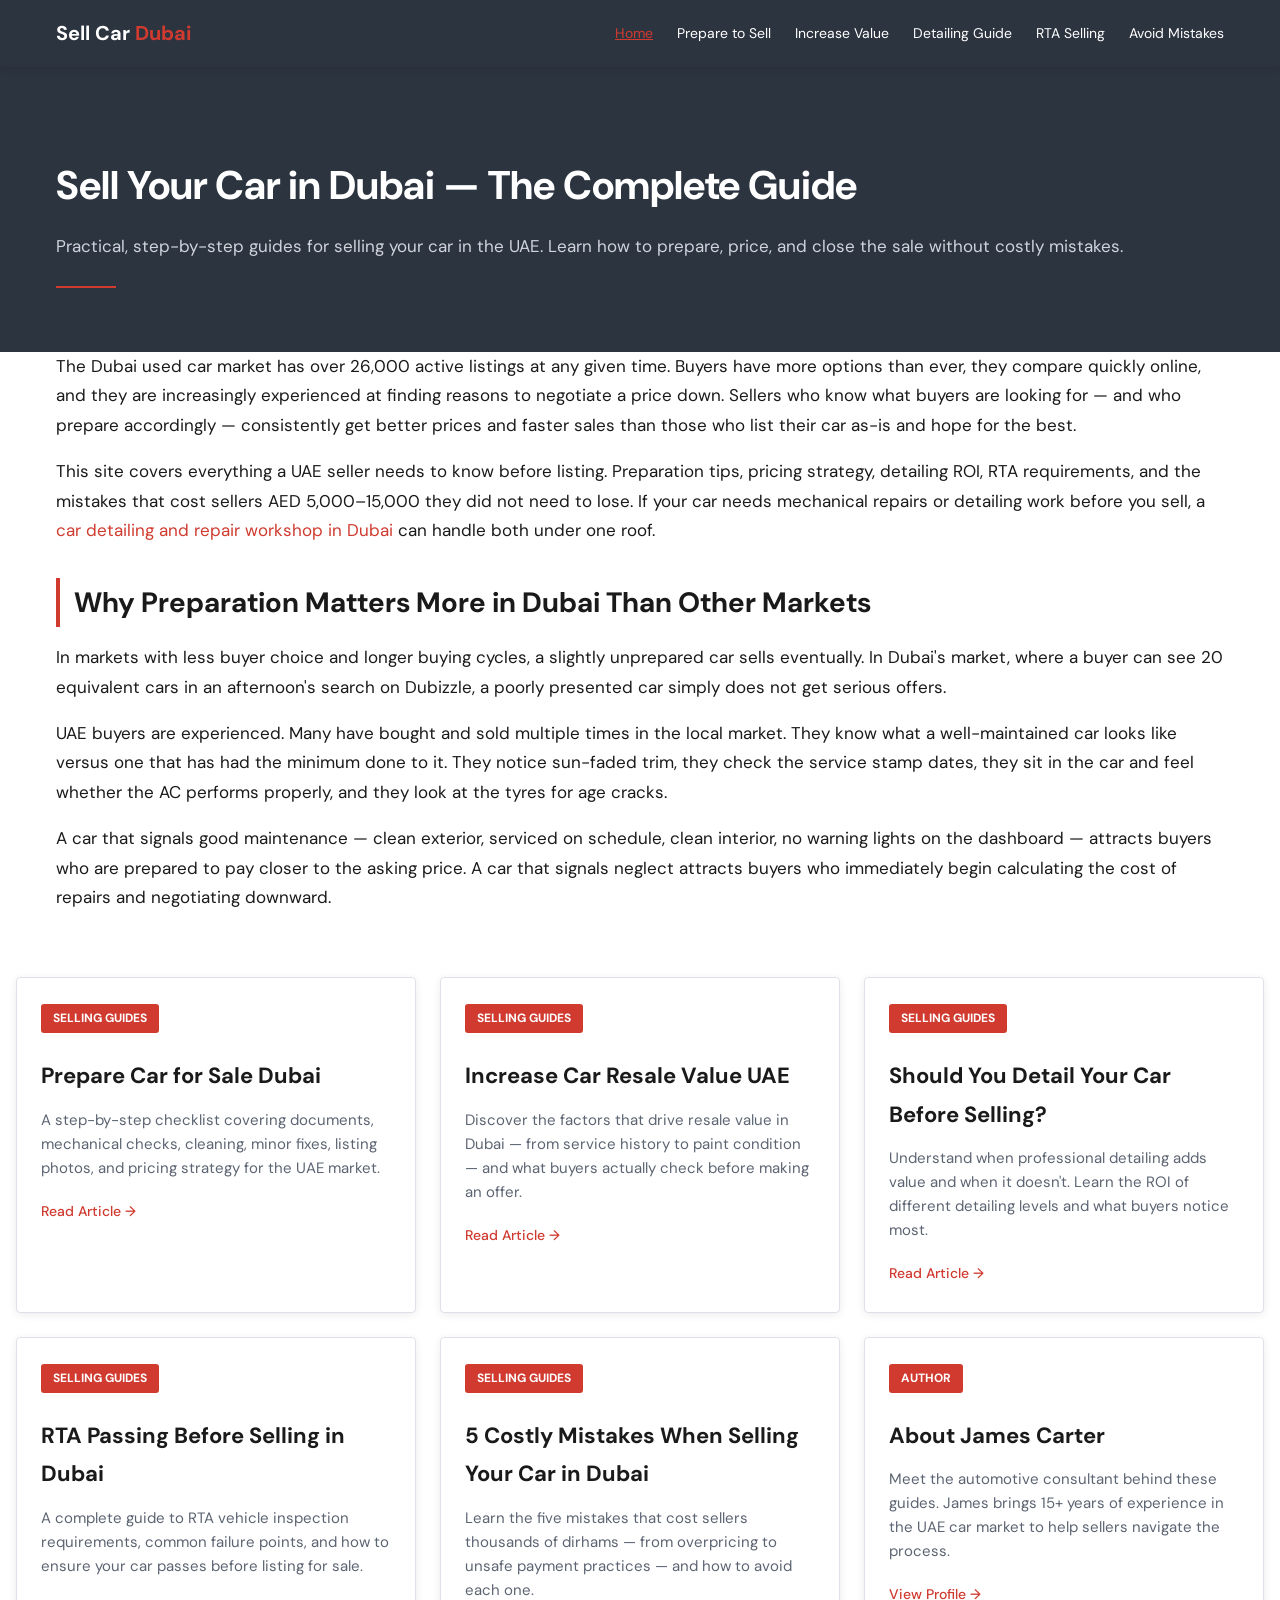
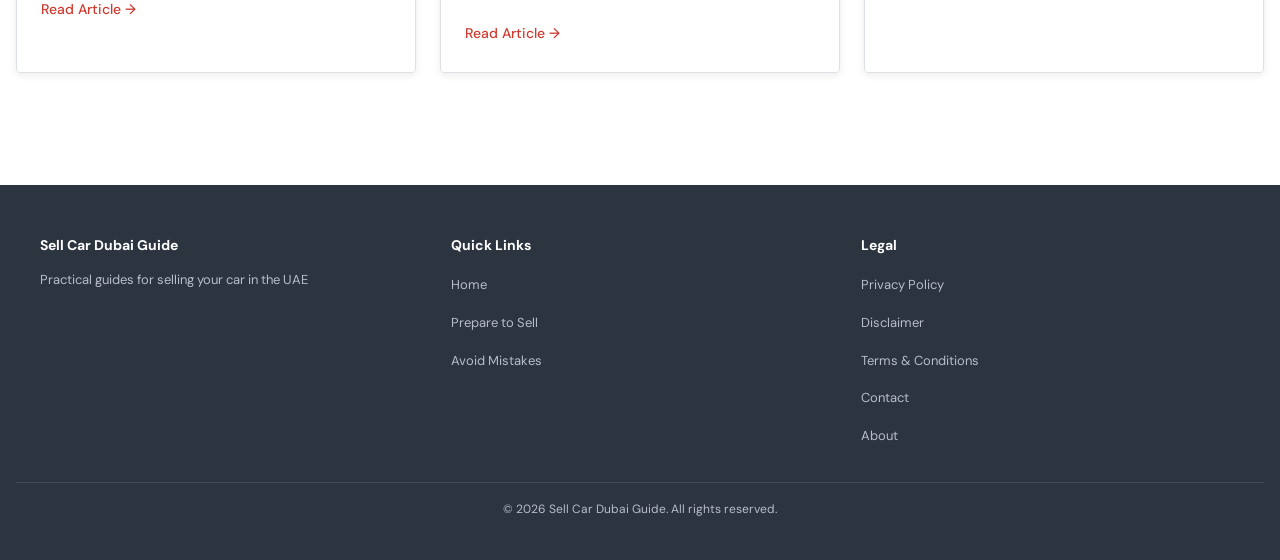
<file: index.html>
<!DOCTYPE html>
<html lang="en">
<head>
    <meta charset="UTF-8">
    <meta name="viewport" content="width=device-width, initial-scale=1.0">
    <title>Sell Car Dubai Guide – Practical Guides for Selling Your Car in the UAE</title>
    <meta name="description" content="Practical guides for selling your car in Dubai and the UAE — preparation, valuation, detailing, RTA requirements, and avoiding costly mistakes.">
    <meta name="robots" content="index, follow">
    <meta name="google-site-verification" content="VGvPw1G158GUY9_JJjBl_bNwVRbyUNkjiCzL-ghpsBc" />
    <link rel="canonical" href="https://sellcaruae.github.io/">
    <meta property="og:title" content="Sell Car Dubai Guide – Practical Guides for Selling Your Car in the UAE">
    <meta property="og:description" content="Practical guides for selling your car in Dubai and the UAE — preparation, valuation, detailing, RTA requirements, and avoiding costly mistakes.">
    <meta property="og:url" content="https://sellcaruae.github.io/">
    <meta property="og:type" content="website">
    <meta property="og:image" content="https://d2xsxph8kpxj0f.cloudfront.net/310519663111225562/eYq3cr9basUHd9prBtPTUK/sell-car-dubai-guide-hero-7zAhvrPkEFbHbDudjph4XX.webp">
    <meta property="og:image:width" content="1200">
    <meta property="og:image:height" content="630">
    <meta property="og:locale" content="en_AE">
    <link rel="stylesheet" href="/css/style.css">
    <link href="https://fonts.googleapis.com/css2?family=DM+Sans:ital,wght@0,400;0,500;0,700;1,400&display=swap" rel="stylesheet">
    <script type="application/ld+json">
    {
      "@context": "https://schema.org",
      "@graph": [
        {
          "@type": "Organization",
          "@id": "https://sellcaruae.github.io/#organization",
          "name": "Sell Car Dubai Guide",
          "url": "https://sellcaruae.github.io/",
          "description": "Practical guides for selling your car in Dubai and the UAE — preparation, valuation, detailing, RTA requirements, and avoiding costly mistakes."
        },
        {
          "@type": "WebSite",
          "@id": "https://sellcaruae.github.io/#website",
          "url": "https://sellcaruae.github.io/",
          "name": "Sell Car Dubai Guide",
          "publisher": {
            "@id": "https://sellcaruae.github.io/#organization"
          }
        }
      ]
    }
    </script>
</head>
<body>
<header>
    <div class="header-container">
        <div class="logo">Sell Car <span class="red">Dubai</span></div>
        <button class="hamburger" aria-label="Menu">
            <span></span>
            <span></span>
            <span></span>
        </button>
        <nav>
            <ul>
                <li><a href="/" class="active">Home</a></li>
                <li><a href="/prepare-car-for-sale-dubai/">Prepare to Sell</a></li>
                <li><a href="/increase-car-resale-value-uae/">Increase Value</a></li>
                <li><a href="/should-you-detail-car-before-selling/">Detailing Guide</a></li>
                <li><a href="/rta-passing-before-selling-dubai/">RTA Selling</a></li>
                <li><a href="/mistakes-when-selling-car-dubai/">Avoid Mistakes</a></li>
            </ul>
        </nav>
    </div>
</header>

<section class="hero">
    <div class="container">
        <h1>Sell Your Car in Dubai — The Complete Guide</h1>
        <p>Practical, step-by-step guides for selling your car in the UAE. Learn how to prepare, price, and close the sale without costly mistakes.</p>
        <div class="hero-divider"></div>
    </div>
</section>

<section class="intro-content">
    <div class="container">
        <p>The Dubai used car market has over 26,000 active listings at any given time. Buyers have more options than ever, they compare quickly online, and they are increasingly experienced at finding reasons to negotiate a price down. Sellers who know what buyers are looking for — and who prepare accordingly — consistently get better prices and faster sales than those who list their car as-is and hope for the best.</p>
        <p>This site covers everything a UAE seller needs to know before listing. Preparation tips, pricing strategy, detailing ROI, RTA requirements, and the mistakes that cost sellers AED 5,000–15,000 they did not need to lose. If your car needs mechanical repairs or detailing work before you sell, a <a href="https://status67.com/" target="_blank" rel="noopener noreferrer">car detailing and repair workshop in Dubai</a> can handle both under one roof.</p>
        <h2>Why Preparation Matters More in Dubai Than Other Markets</h2>
        <p>In markets with less buyer choice and longer buying cycles, a slightly unprepared car sells eventually. In Dubai's market, where a buyer can see 20 equivalent cars in an afternoon's search on Dubizzle, a poorly presented car simply does not get serious offers.</p>
        <p>UAE buyers are experienced. Many have bought and sold multiple times in the local market. They know what a well-maintained car looks like versus one that has had the minimum done to it. They notice sun-faded trim, they check the service stamp dates, they sit in the car and feel whether the AC performs properly, and they look at the tyres for age cracks.</p>
        <p>A car that signals good maintenance — clean exterior, serviced on schedule, clean interior, no warning lights on the dashboard — attracts buyers who are prepared to pay closer to the asking price. A car that signals neglect attracts buyers who immediately begin calculating the cost of repairs and negotiating downward.</p>
    </div>
</section>

<section class="cards-grid">
    <div class="card">
        <span class="card-category">Selling Guides</span>
        <h3>Prepare Car for Sale Dubai</h3>
        <p>A step-by-step checklist covering documents, mechanical checks, cleaning, minor fixes, listing photos, and pricing strategy for the UAE market.</p>
        <a href="/prepare-car-for-sale-dubai/" class="card-link">Read Article →</a>
    </div>

    <div class="card">
        <span class="card-category">Selling Guides</span>
        <h3>Increase Car Resale Value UAE</h3>
        <p>Discover the factors that drive resale value in Dubai — from service history to paint condition — and what buyers actually check before making an offer.</p>
        <a href="/increase-car-resale-value-uae/" class="card-link">Read Article →</a>
    </div>

    <div class="card">
        <span class="card-category">Selling Guides</span>
        <h3>Should You Detail Your Car Before Selling?</h3>
        <p>Understand when professional detailing adds value and when it doesn't. Learn the ROI of different detailing levels and what buyers notice most.</p>
        <a href="/should-you-detail-car-before-selling/" class="card-link">Read Article →</a>
    </div>

    <div class="card">
        <span class="card-category">Selling Guides</span>
        <h3>RTA Passing Before Selling in Dubai</h3>
        <p>A complete guide to RTA vehicle inspection requirements, common failure points, and how to ensure your car passes before listing for sale.</p>
        <a href="/rta-passing-before-selling-dubai/" class="card-link">Read Article →</a>
    </div>

    <div class="card">
        <span class="card-category">Selling Guides</span>
        <h3>5 Costly Mistakes When Selling Your Car in Dubai</h3>
        <p>Learn the five mistakes that cost sellers thousands of dirhams — from overpricing to unsafe payment practices — and how to avoid each one.</p>
        <a href="/mistakes-when-selling-car-dubai/" class="card-link">Read Article →</a>
    </div>

    <div class="card">
        <span class="card-category">Author</span>
        <h3>About James Carter</h3>
        <p>Meet the automotive consultant behind these guides. James brings 15+ years of experience in the UAE car market to help sellers navigate the process.</p>
        <a href="/author/james-carter/" class="card-link">View Profile →</a>
    </div>
</section>

<footer>
    <div class="footer-container">
        <div class="footer-section">
            <h4>Sell Car Dubai Guide</h4>
            <p>Practical guides for selling your car in the UAE</p>
        </div>
        <div class="footer-section">
            <h4>Quick Links</h4>
            <ul>
                <li><a href="/">Home</a></li>
                <li><a href="/prepare-car-for-sale-dubai/">Prepare to Sell</a></li>
                <li><a href="/mistakes-when-selling-car-dubai/">Avoid Mistakes</a></li>
            </ul>
        </div>
        <div class="footer-section">
            <h4>Legal</h4>
            <ul>
                <li><a href="/privacy-policy/">Privacy Policy</a></li>
                <li><a href="/disclaimer/">Disclaimer</a></li>
                <li><a href="/terms-conditions/">Terms & Conditions</a></li>
                <li><a href="/contact/">Contact</a></li>
                <li><a href="/about/">About</a></li>
            </ul>
        </div>
    </div>
    <div class="footer-bottom">
        <p>&copy; 2026 Sell Car Dubai Guide. All rights reserved.</p>
    </div>
</footer>

<script src="/js/main.js"></script>
</body>
</html>
</file>
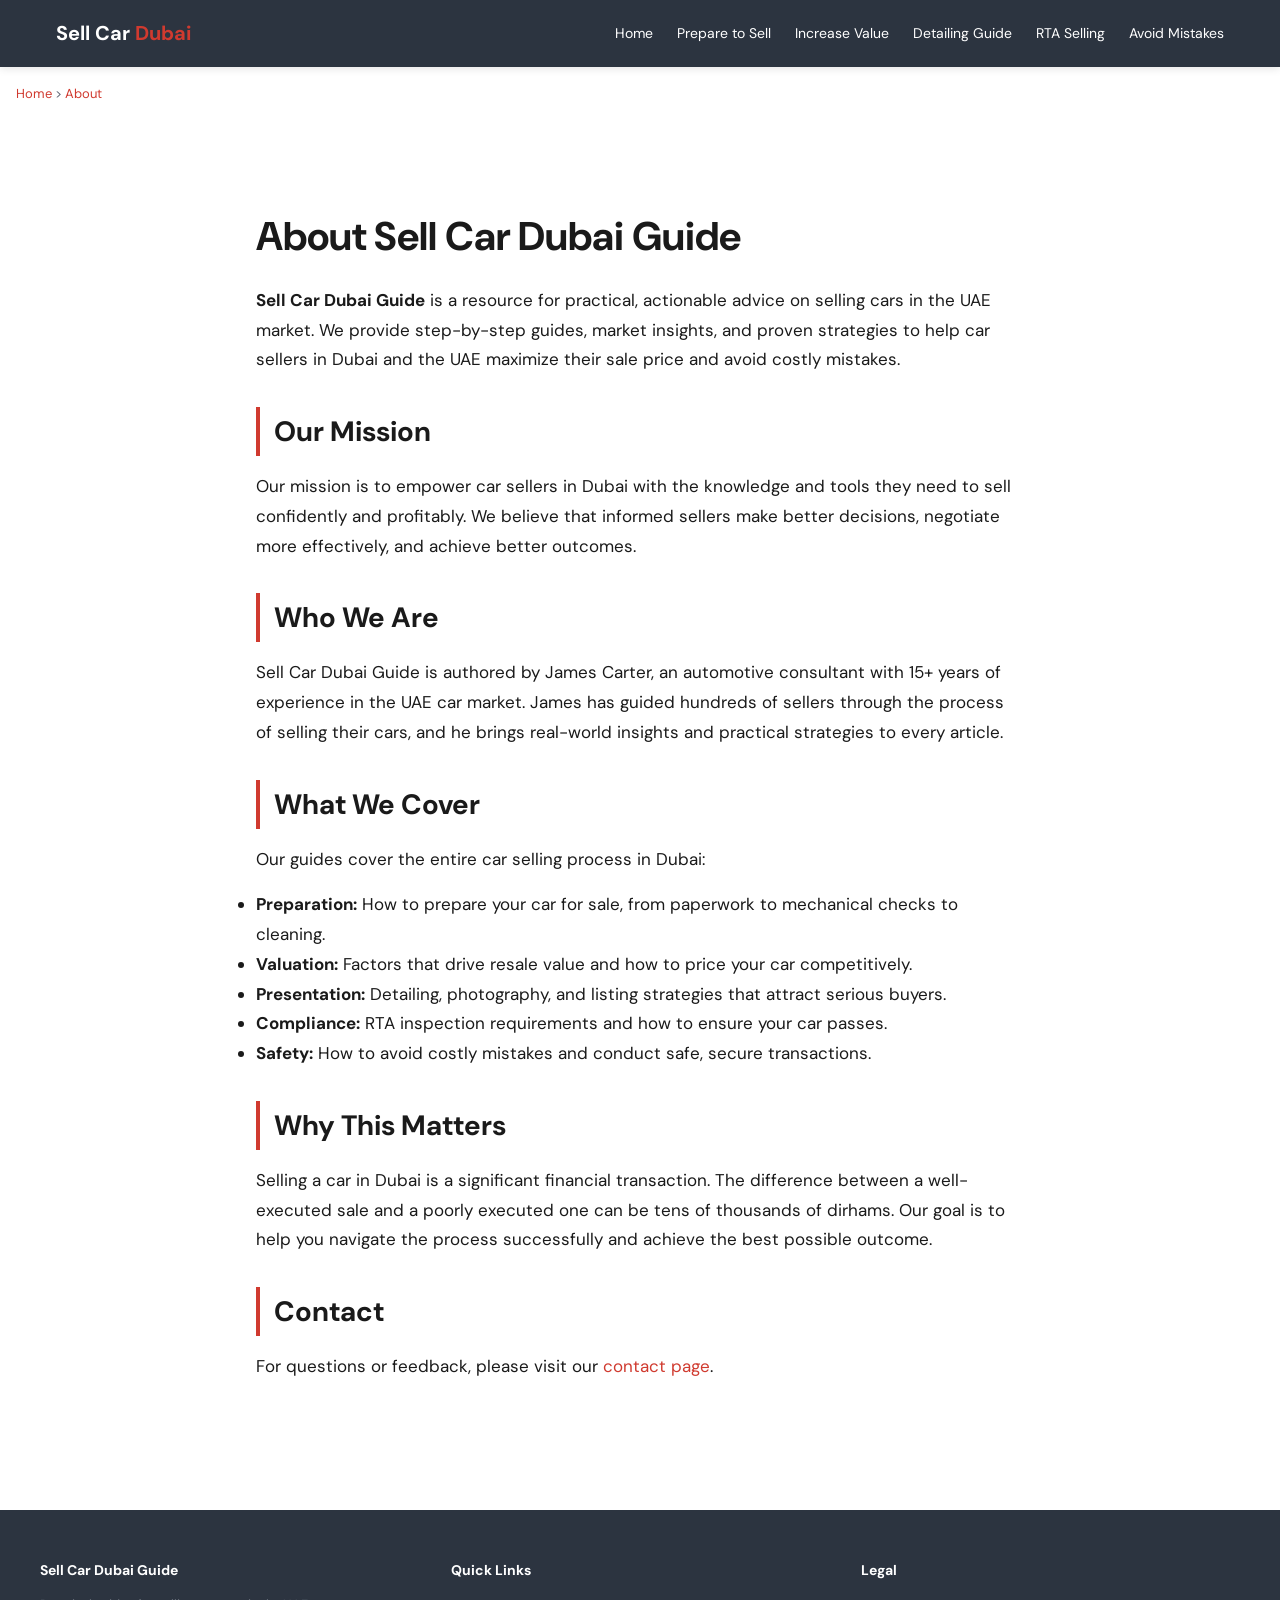
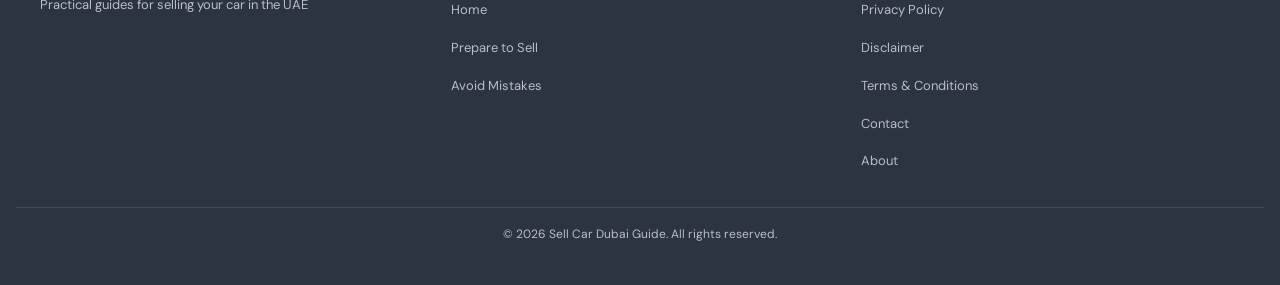
<file: about/index.html>
<!DOCTYPE html>
<html lang="en">
<head>
    <meta charset="UTF-8">
    <meta name="viewport" content="width=device-width, initial-scale=1.0">
    <title>About Sell Car Dubai Guide</title>
    <meta name="description" content="About Sell Car Dubai Guide — a resource for practical, actionable advice on selling cars in the UAE market.">
    <meta name="robots" content="noindex, follow">
    <link rel="canonical" href="https://sellcaruae.github.io/about/">
    <link rel="stylesheet" href="/css/style.css">
    <link href="https://fonts.googleapis.com/css2?family=DM+Sans:ital,wght@0,400;0,500;0,700;1,400&display=swap" rel="stylesheet">
</head>
<body>
<header>
    <div class="header-container">
        <div class="logo">Sell Car <span class="red">Dubai</span></div>
        <button class="hamburger" aria-label="Menu"><span></span><span></span><span></span></button>
        <nav>
            <ul>
                <li><a href="/">Home</a></li>
                <li><a href="/prepare-car-for-sale-dubai/">Prepare to Sell</a></li>
                <li><a href="/increase-car-resale-value-uae/">Increase Value</a></li>
                <li><a href="/should-you-detail-car-before-selling/">Detailing Guide</a></li>
                <li><a href="/rta-passing-before-selling-dubai/">RTA Selling</a></li>
                <li><a href="/mistakes-when-selling-car-dubai/">Avoid Mistakes</a></li>
            </ul>
        </nav>
    </div>
</header>

<div class="breadcrumb"><a href="/">Home</a> > <a href="/about/">About</a></div>

<section class="page-content">
    <h1>About Sell Car Dubai Guide</h1>

    <p><strong>Sell Car Dubai Guide</strong> is a resource for practical, actionable advice on selling cars in the UAE market. We provide step-by-step guides, market insights, and proven strategies to help car sellers in Dubai and the UAE maximize their sale price and avoid costly mistakes.</p>

    <h2>Our Mission</h2>

    <p>Our mission is to empower car sellers in Dubai with the knowledge and tools they need to sell confidently and profitably. We believe that informed sellers make better decisions, negotiate more effectively, and achieve better outcomes.</p>

    <h2>Who We Are</h2>

    <p>Sell Car Dubai Guide is authored by James Carter, an automotive consultant with 15+ years of experience in the UAE car market. James has guided hundreds of sellers through the process of selling their cars, and he brings real-world insights and practical strategies to every article.</p>

    <h2>What We Cover</h2>

    <p>Our guides cover the entire car selling process in Dubai:</p>

    <ul>
        <li><strong>Preparation:</strong> How to prepare your car for sale, from paperwork to mechanical checks to cleaning.</li>
        <li><strong>Valuation:</strong> Factors that drive resale value and how to price your car competitively.</li>
        <li><strong>Presentation:</strong> Detailing, photography, and listing strategies that attract serious buyers.</li>
        <li><strong>Compliance:</strong> RTA inspection requirements and how to ensure your car passes.</li>
        <li><strong>Safety:</strong> How to avoid costly mistakes and conduct safe, secure transactions.</li>
    </ul>

    <h2>Why This Matters</h2>

    <p>Selling a car in Dubai is a significant financial transaction. The difference between a well-executed sale and a poorly executed one can be tens of thousands of dirhams. Our goal is to help you navigate the process successfully and achieve the best possible outcome.</p>

    <h2>Contact</h2>

    <p>For questions or feedback, please visit our <a href="/contact/">contact page</a>.</p>
</section>

<footer>
    <div class="footer-container">
        <div class="footer-section"><h4>Sell Car Dubai Guide</h4><p>Practical guides for selling your car in the UAE</p></div>
        <div class="footer-section"><h4>Quick Links</h4><ul><li><a href="/">Home</a></li><li><a href="/prepare-car-for-sale-dubai/">Prepare to Sell</a></li><li><a href="/mistakes-when-selling-car-dubai/">Avoid Mistakes</a></li></ul></div>
        <div class="footer-section"><h4>Legal</h4><ul><li><a href="/privacy-policy/">Privacy Policy</a></li><li><a href="/disclaimer/">Disclaimer</a></li><li><a href="/terms-conditions/">Terms & Conditions</a></li><li><a href="/contact/">Contact</a></li><li><a href="/about/">About</a></li></ul></div>
    </div>
    <div class="footer-bottom"><p>&copy; 2026 Sell Car Dubai Guide. All rights reserved.</p></div>
</footer>

<script src="/js/main.js"></script>
</body>
</html>
</file>
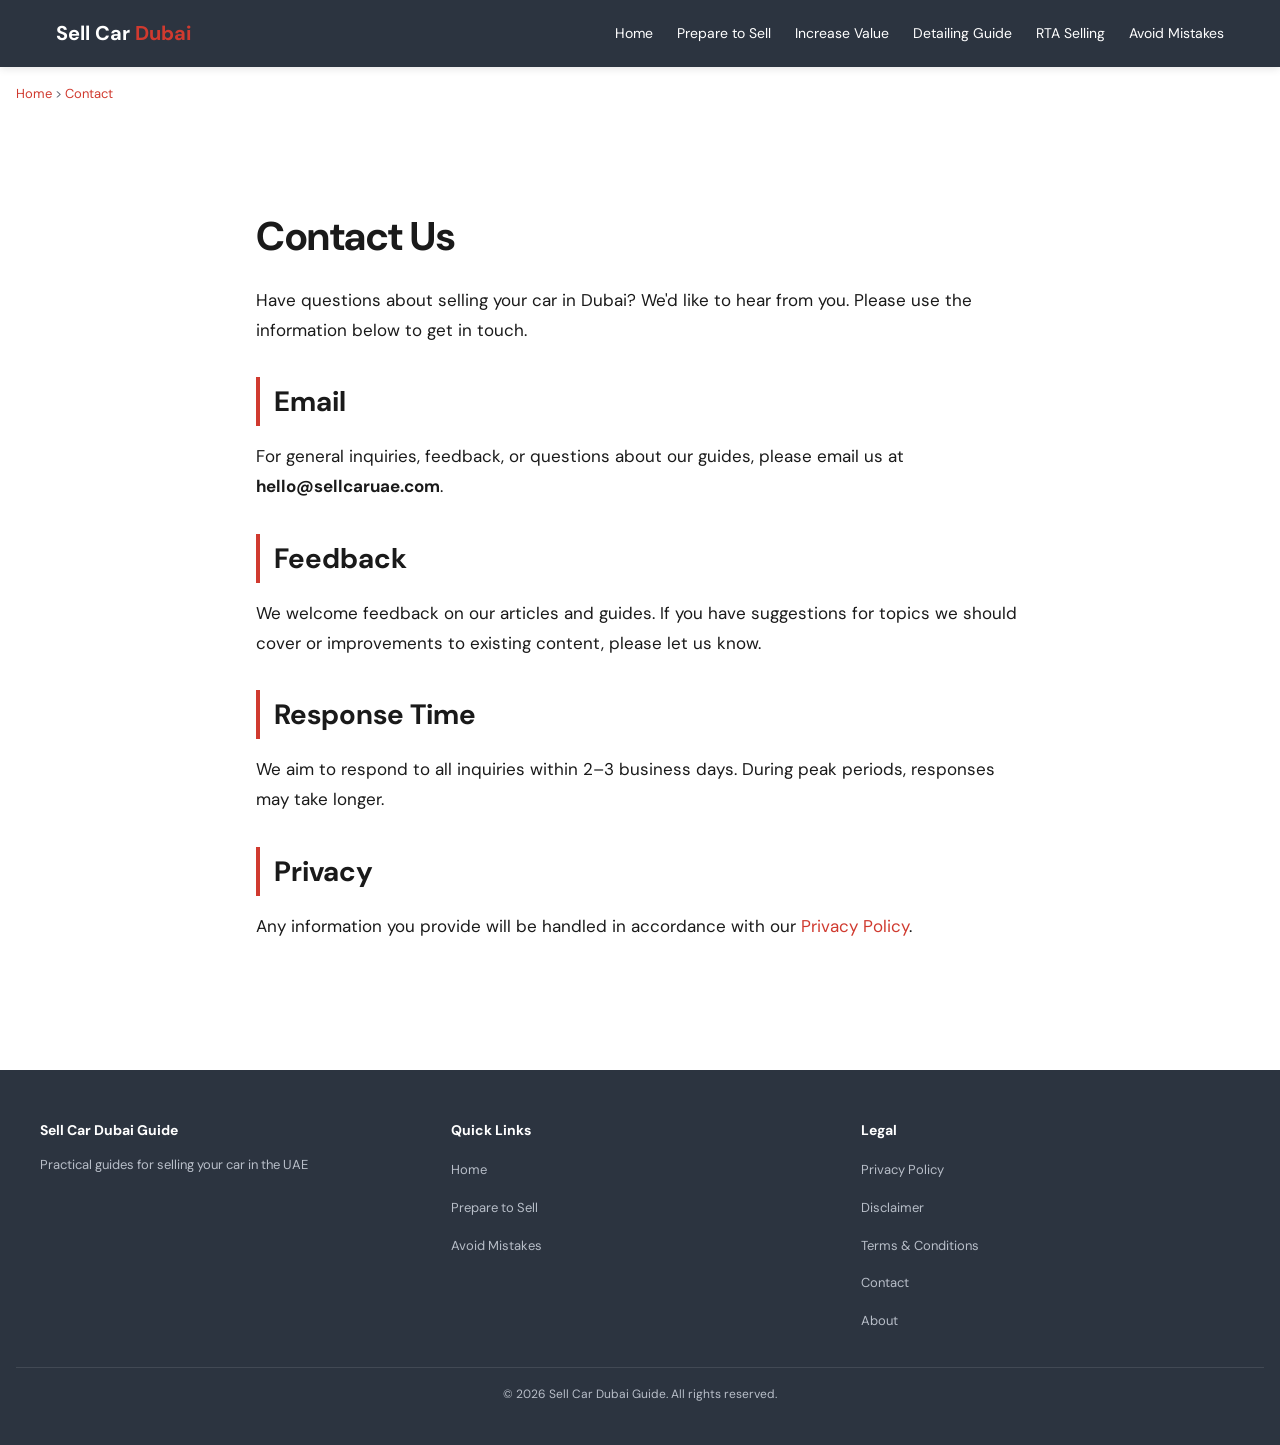
<file: contact/index.html>
<!DOCTYPE html>
<html lang="en">
<head>
    <meta charset="UTF-8">
    <meta name="viewport" content="width=device-width, initial-scale=1.0">
    <title>Contact Sell Car Dubai Guide</title>
    <meta name="description" content="Contact us with questions, feedback, or inquiries about selling your car in Dubai.">
    <meta name="robots" content="noindex, follow">
    <link rel="canonical" href="https://sellcaruae.github.io/contact/">
    <link rel="stylesheet" href="/css/style.css">
    <link href="https://fonts.googleapis.com/css2?family=DM+Sans:ital,wght@0,400;0,500;0,700;1,400&display=swap" rel="stylesheet">
</head>
<body>
<header>
    <div class="header-container">
        <div class="logo">Sell Car <span class="red">Dubai</span></div>
        <button class="hamburger" aria-label="Menu"><span></span><span></span><span></span></button>
        <nav>
            <ul>
                <li><a href="/">Home</a></li>
                <li><a href="/prepare-car-for-sale-dubai/">Prepare to Sell</a></li>
                <li><a href="/increase-car-resale-value-uae/">Increase Value</a></li>
                <li><a href="/should-you-detail-car-before-selling/">Detailing Guide</a></li>
                <li><a href="/rta-passing-before-selling-dubai/">RTA Selling</a></li>
                <li><a href="/mistakes-when-selling-car-dubai/">Avoid Mistakes</a></li>
            </ul>
        </nav>
    </div>
</header>

<div class="breadcrumb"><a href="/">Home</a> > <a href="/contact/">Contact</a></div>

<section class="page-content">
    <h1>Contact Us</h1>

    <p>Have questions about selling your car in Dubai? We'd like to hear from you. Please use the information below to get in touch.</p>

    <h2>Email</h2>

    <p>For general inquiries, feedback, or questions about our guides, please email us at <strong>hello@sellcaruae.com</strong>.</p>

    <h2>Feedback</h2>

    <p>We welcome feedback on our articles and guides. If you have suggestions for topics we should cover or improvements to existing content, please let us know.</p>

    <h2>Response Time</h2>

    <p>We aim to respond to all inquiries within 2–3 business days. During peak periods, responses may take longer.</p>

    <h2>Privacy</h2>

    <p>Any information you provide will be handled in accordance with our <a href="/privacy-policy/">Privacy Policy</a>.</p>
</section>

<footer>
    <div class="footer-container">
        <div class="footer-section"><h4>Sell Car Dubai Guide</h4><p>Practical guides for selling your car in the UAE</p></div>
        <div class="footer-section"><h4>Quick Links</h4><ul><li><a href="/">Home</a></li><li><a href="/prepare-car-for-sale-dubai/">Prepare to Sell</a></li><li><a href="/mistakes-when-selling-car-dubai/">Avoid Mistakes</a></li></ul></div>
        <div class="footer-section"><h4>Legal</h4><ul><li><a href="/privacy-policy/">Privacy Policy</a></li><li><a href="/disclaimer/">Disclaimer</a></li><li><a href="/terms-conditions/">Terms & Conditions</a></li><li><a href="/contact/">Contact</a></li><li><a href="/about/">About</a></li></ul></div>
    </div>
    <div class="footer-bottom"><p>&copy; 2026 Sell Car Dubai Guide. All rights reserved.</p></div>
</footer>

<script src="/js/main.js"></script>
</body>
</html>
</file>
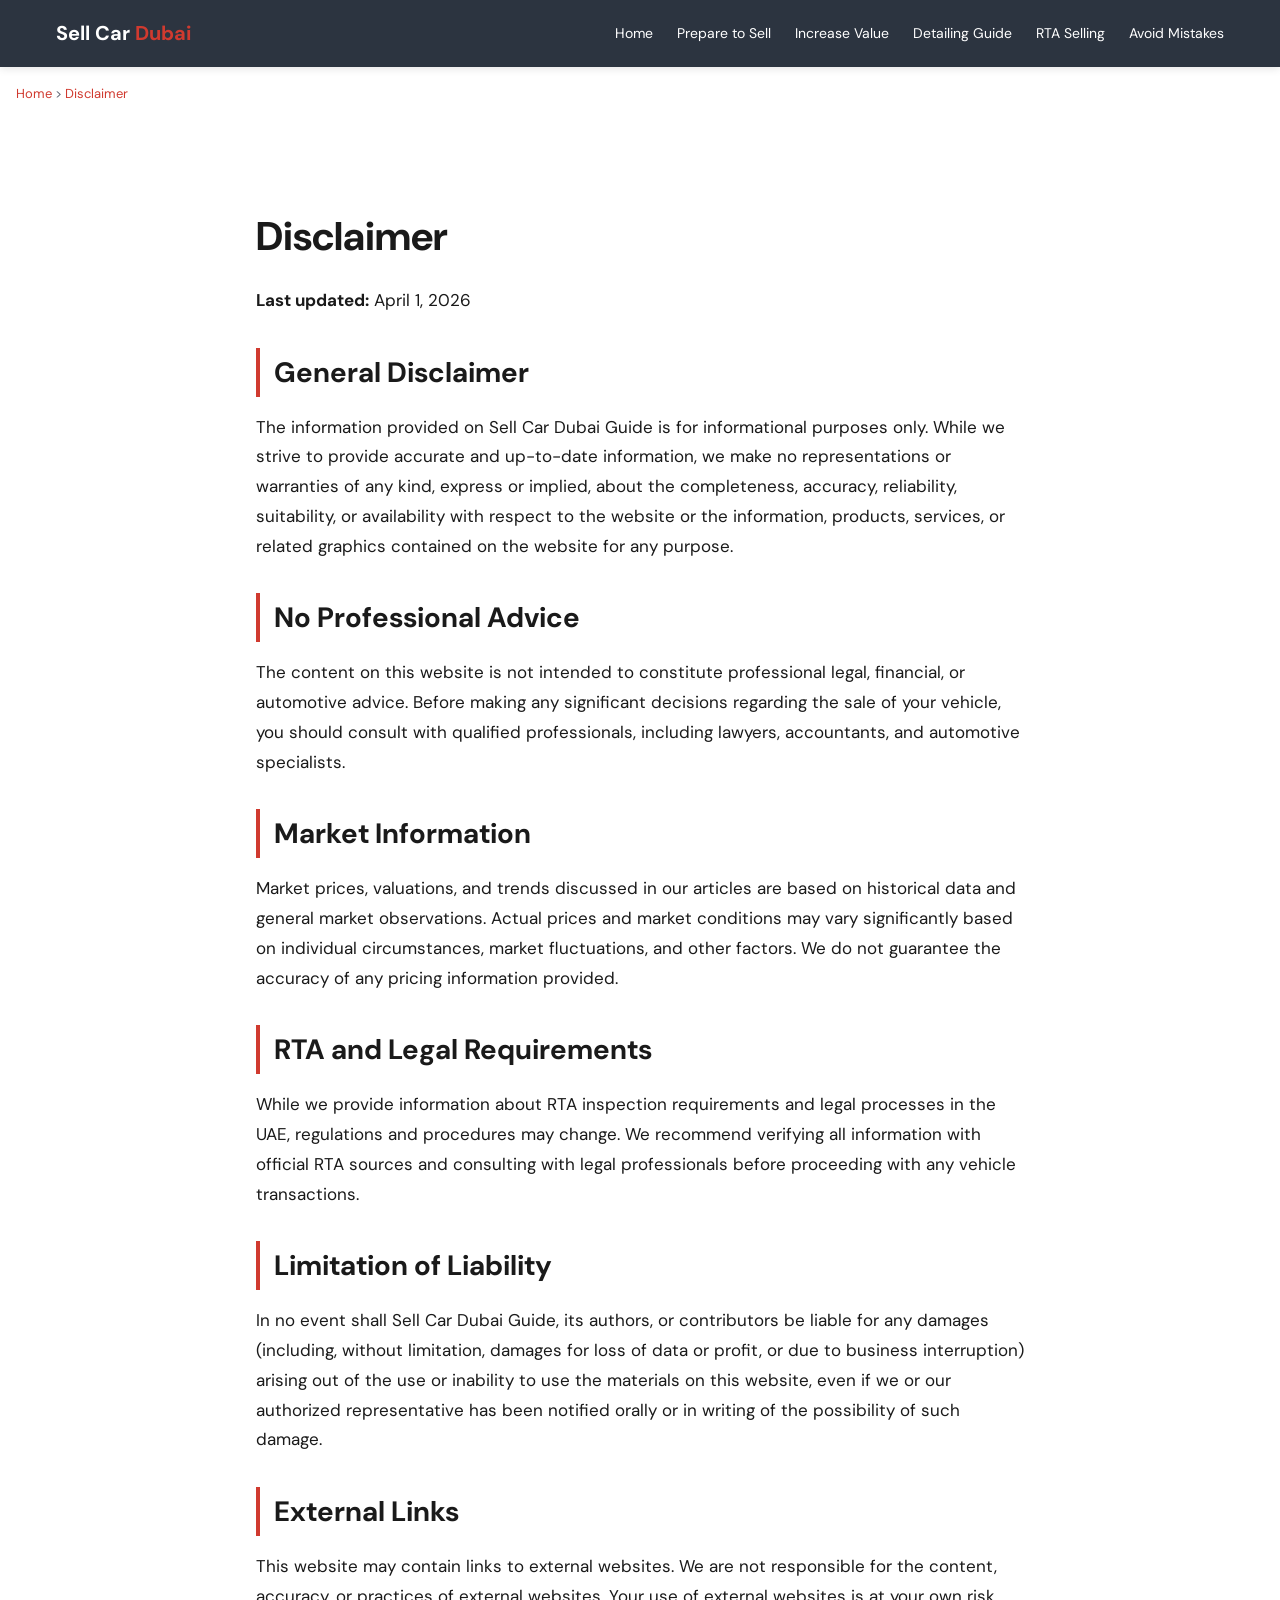
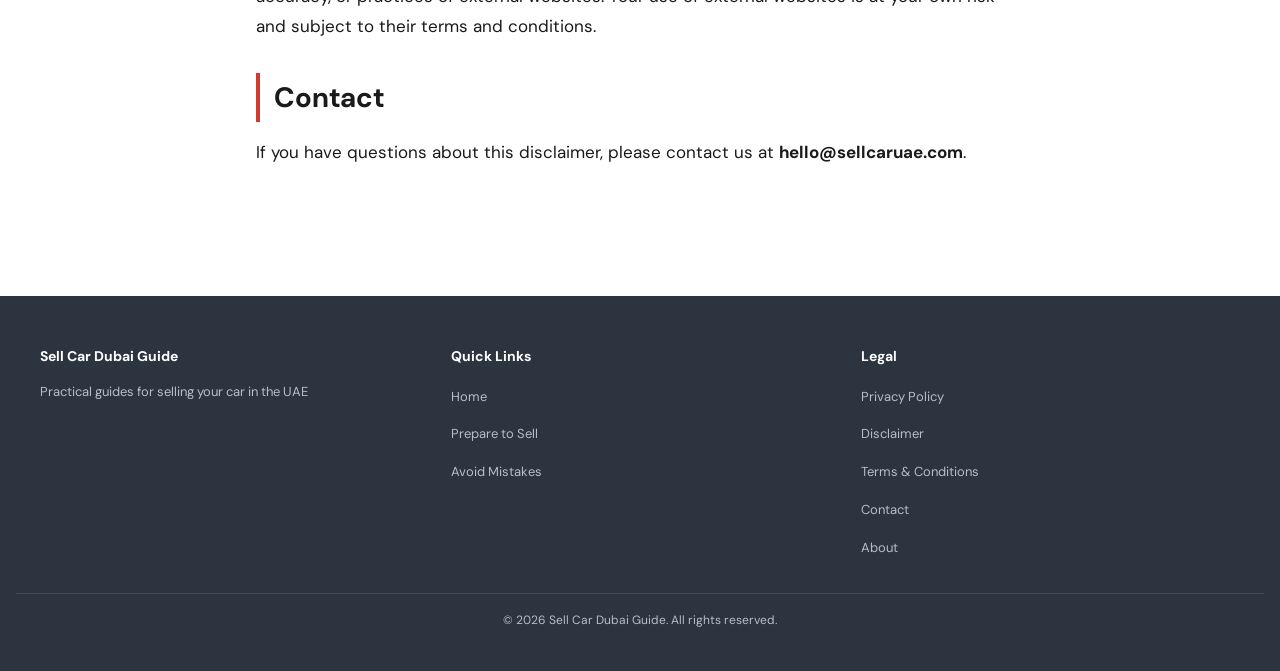
<file: disclaimer/index.html>
<!DOCTYPE html>
<html lang="en">
<head>
    <meta charset="UTF-8">
    <meta name="viewport" content="width=device-width, initial-scale=1.0">
    <title>Disclaimer – Sell Car Dubai Guide</title>
    <meta name="description" content="Disclaimer for Sell Car Dubai Guide.">
    <meta name="robots" content="noindex, follow">
    <link rel="canonical" href="https://sellcaruae.github.io/disclaimer/">
    <link rel="stylesheet" href="/css/style.css">
    <link href="https://fonts.googleapis.com/css2?family=DM+Sans:ital,wght@0,400;0,500;0,700;1,400&display=swap" rel="stylesheet">
</head>
<body>
<header>
    <div class="header-container">
        <div class="logo">Sell Car <span class="red">Dubai</span></div>
        <button class="hamburger" aria-label="Menu"><span></span><span></span><span></span></button>
        <nav>
            <ul>
                <li><a href="/">Home</a></li>
                <li><a href="/prepare-car-for-sale-dubai/">Prepare to Sell</a></li>
                <li><a href="/increase-car-resale-value-uae/">Increase Value</a></li>
                <li><a href="/should-you-detail-car-before-selling/">Detailing Guide</a></li>
                <li><a href="/rta-passing-before-selling-dubai/">RTA Selling</a></li>
                <li><a href="/mistakes-when-selling-car-dubai/">Avoid Mistakes</a></li>
            </ul>
        </nav>
    </div>
</header>

<div class="breadcrumb"><a href="/">Home</a> > <a href="/disclaimer/">Disclaimer</a></div>

<section class="page-content">
    <h1>Disclaimer</h1>

    <p><strong>Last updated:</strong> April 1, 2026</p>

    <h2>General Disclaimer</h2>

    <p>The information provided on Sell Car Dubai Guide is for informational purposes only. While we strive to provide accurate and up-to-date information, we make no representations or warranties of any kind, express or implied, about the completeness, accuracy, reliability, suitability, or availability with respect to the website or the information, products, services, or related graphics contained on the website for any purpose.</p>

    <h2>No Professional Advice</h2>

    <p>The content on this website is not intended to constitute professional legal, financial, or automotive advice. Before making any significant decisions regarding the sale of your vehicle, you should consult with qualified professionals, including lawyers, accountants, and automotive specialists.</p>

    <h2>Market Information</h2>

    <p>Market prices, valuations, and trends discussed in our articles are based on historical data and general market observations. Actual prices and market conditions may vary significantly based on individual circumstances, market fluctuations, and other factors. We do not guarantee the accuracy of any pricing information provided.</p>

    <h2>RTA and Legal Requirements</h2>

    <p>While we provide information about RTA inspection requirements and legal processes in the UAE, regulations and procedures may change. We recommend verifying all information with official RTA sources and consulting with legal professionals before proceeding with any vehicle transactions.</p>

    <h2>Limitation of Liability</h2>

    <p>In no event shall Sell Car Dubai Guide, its authors, or contributors be liable for any damages (including, without limitation, damages for loss of data or profit, or due to business interruption) arising out of the use or inability to use the materials on this website, even if we or our authorized representative has been notified orally or in writing of the possibility of such damage.</p>

    <h2>External Links</h2>

    <p>This website may contain links to external websites. We are not responsible for the content, accuracy, or practices of external websites. Your use of external websites is at your own risk and subject to their terms and conditions.</p>

    <h2>Contact</h2>

    <p>If you have questions about this disclaimer, please contact us at <strong>hello@sellcaruae.com</strong>.</p>
</section>

<footer>
    <div class="footer-container">
        <div class="footer-section"><h4>Sell Car Dubai Guide</h4><p>Practical guides for selling your car in the UAE</p></div>
        <div class="footer-section"><h4>Quick Links</h4><ul><li><a href="/">Home</a></li><li><a href="/prepare-car-for-sale-dubai/">Prepare to Sell</a></li><li><a href="/mistakes-when-selling-car-dubai/">Avoid Mistakes</a></li></ul></div>
        <div class="footer-section"><h4>Legal</h4><ul><li><a href="/privacy-policy/">Privacy Policy</a></li><li><a href="/disclaimer/">Disclaimer</a></li><li><a href="/terms-conditions/">Terms & Conditions</a></li><li><a href="/contact/">Contact</a></li><li><a href="/about/">About</a></li></ul></div>
    </div>
    <div class="footer-bottom"><p>&copy; 2026 Sell Car Dubai Guide. All rights reserved.</p></div>
</footer>

<script src="/js/main.js"></script>
</body>
</html>
</file>
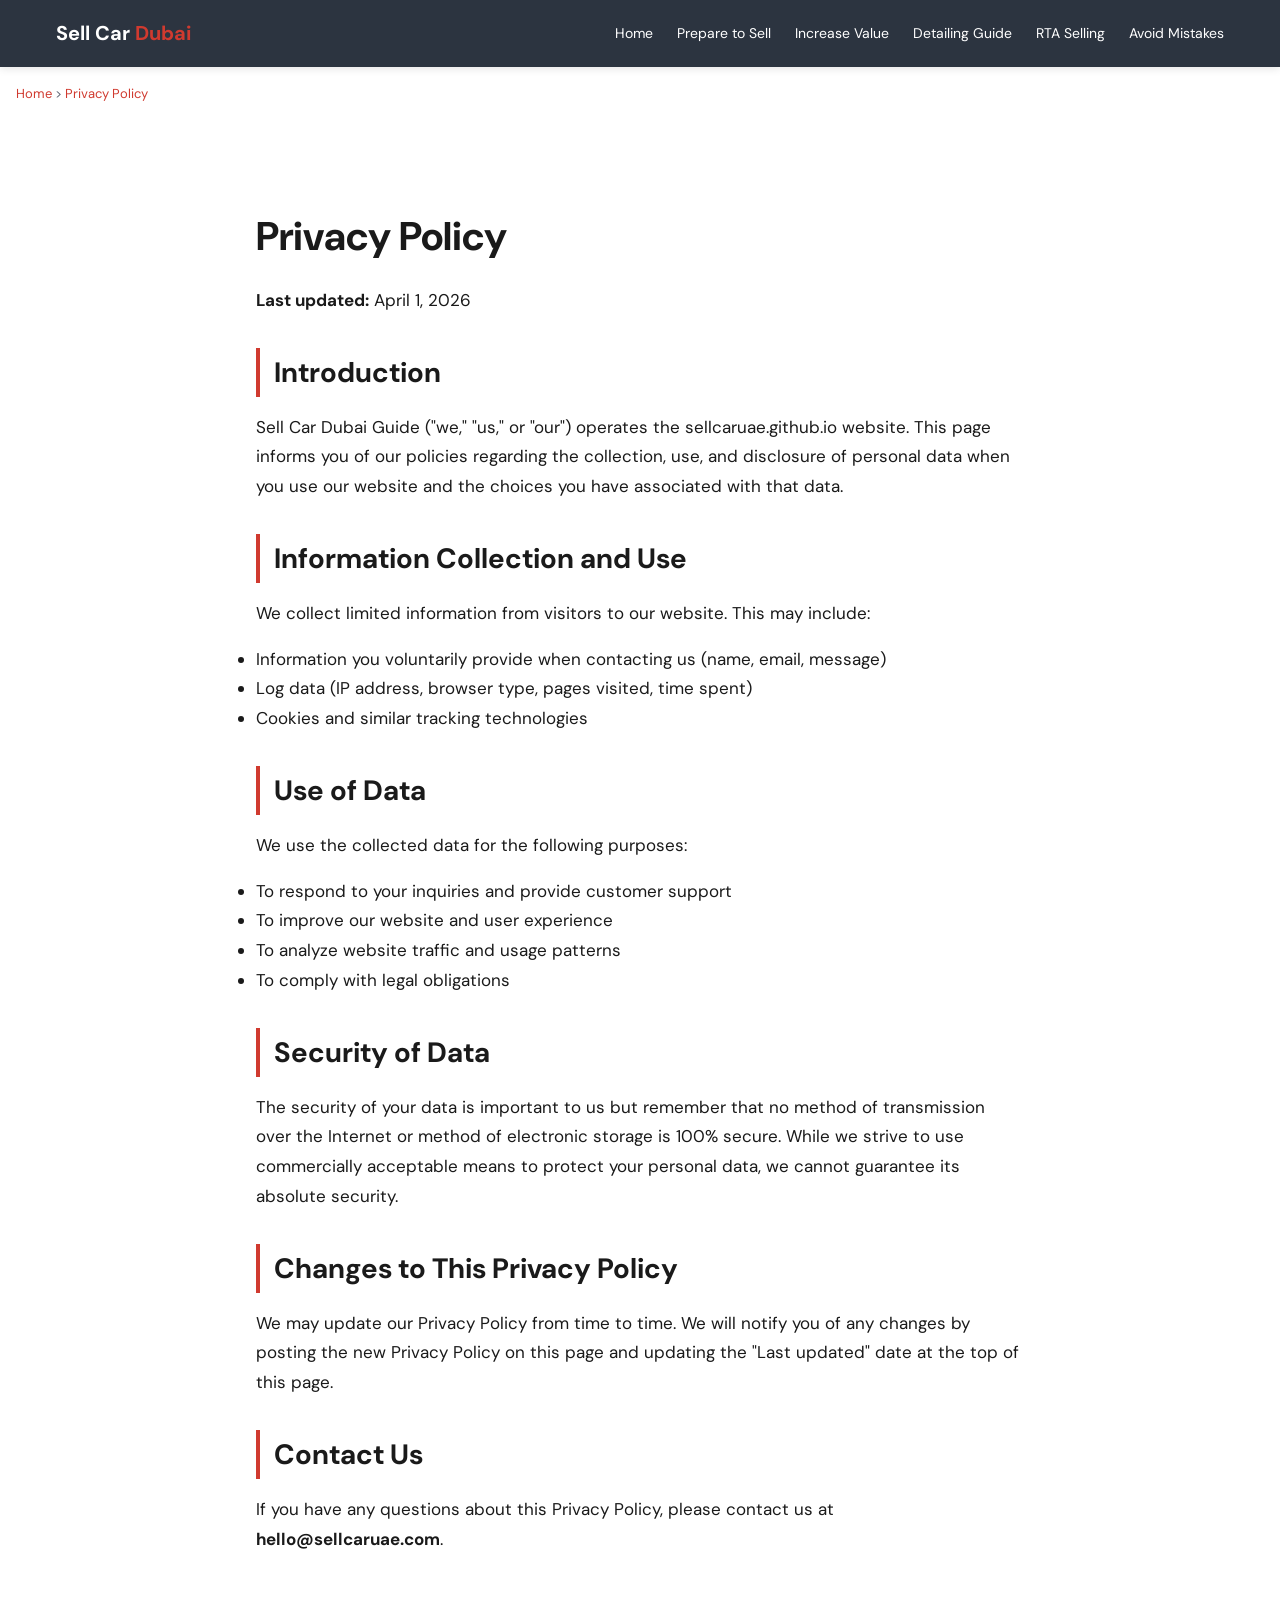
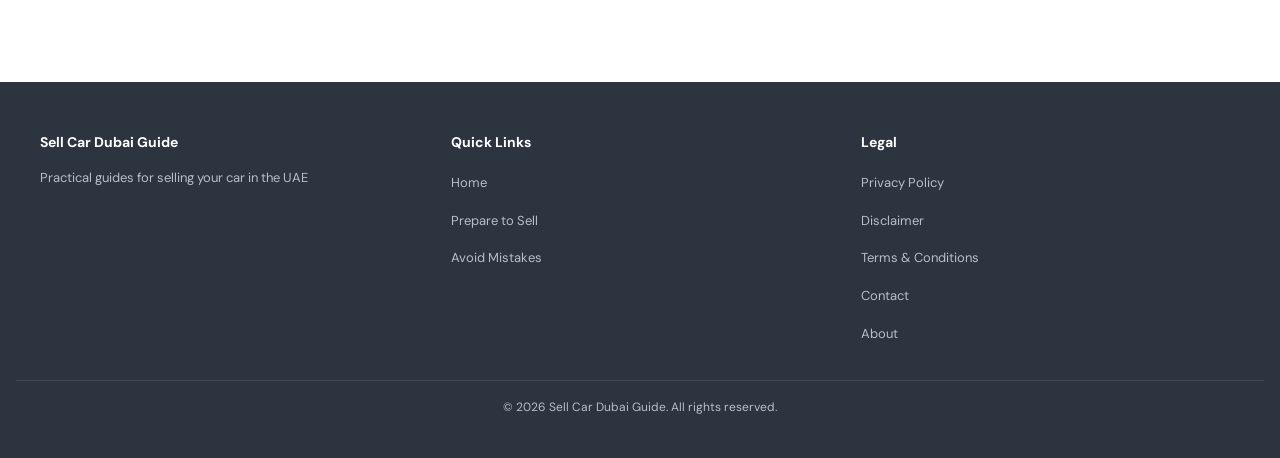
<file: privacy-policy/index.html>
<!DOCTYPE html>
<html lang="en">
<head>
    <meta charset="UTF-8">
    <meta name="viewport" content="width=device-width, initial-scale=1.0">
    <title>Privacy Policy – Sell Car Dubai Guide</title>
    <meta name="description" content="Privacy Policy for Sell Car Dubai Guide.">
    <meta name="robots" content="noindex, follow">
    <link rel="canonical" href="https://sellcaruae.github.io/privacy-policy/">
    <link rel="stylesheet" href="/css/style.css">
    <link href="https://fonts.googleapis.com/css2?family=DM+Sans:ital,wght@0,400;0,500;0,700;1,400&display=swap" rel="stylesheet">
</head>
<body>
<header>
    <div class="header-container">
        <div class="logo">Sell Car <span class="red">Dubai</span></div>
        <button class="hamburger" aria-label="Menu"><span></span><span></span><span></span></button>
        <nav>
            <ul>
                <li><a href="/">Home</a></li>
                <li><a href="/prepare-car-for-sale-dubai/">Prepare to Sell</a></li>
                <li><a href="/increase-car-resale-value-uae/">Increase Value</a></li>
                <li><a href="/should-you-detail-car-before-selling/">Detailing Guide</a></li>
                <li><a href="/rta-passing-before-selling-dubai/">RTA Selling</a></li>
                <li><a href="/mistakes-when-selling-car-dubai/">Avoid Mistakes</a></li>
            </ul>
        </nav>
    </div>
</header>

<div class="breadcrumb"><a href="/">Home</a> > <a href="/privacy-policy/">Privacy Policy</a></div>

<section class="page-content">
    <h1>Privacy Policy</h1>

    <p><strong>Last updated:</strong> April 1, 2026</p>

    <h2>Introduction</h2>

    <p>Sell Car Dubai Guide ("we," "us," or "our") operates the sellcaruae.github.io website. This page informs you of our policies regarding the collection, use, and disclosure of personal data when you use our website and the choices you have associated with that data.</p>

    <h2>Information Collection and Use</h2>

    <p>We collect limited information from visitors to our website. This may include:</p>

    <ul>
        <li>Information you voluntarily provide when contacting us (name, email, message)</li>
        <li>Log data (IP address, browser type, pages visited, time spent)</li>
        <li>Cookies and similar tracking technologies</li>
    </ul>

    <h2>Use of Data</h2>

    <p>We use the collected data for the following purposes:</p>

    <ul>
        <li>To respond to your inquiries and provide customer support</li>
        <li>To improve our website and user experience</li>
        <li>To analyze website traffic and usage patterns</li>
        <li>To comply with legal obligations</li>
    </ul>

    <h2>Security of Data</h2>

    <p>The security of your data is important to us but remember that no method of transmission over the Internet or method of electronic storage is 100% secure. While we strive to use commercially acceptable means to protect your personal data, we cannot guarantee its absolute security.</p>

    <h2>Changes to This Privacy Policy</h2>

    <p>We may update our Privacy Policy from time to time. We will notify you of any changes by posting the new Privacy Policy on this page and updating the "Last updated" date at the top of this page.</p>

    <h2>Contact Us</h2>

    <p>If you have any questions about this Privacy Policy, please contact us at <strong>hello@sellcaruae.com</strong>.</p>
</section>

<footer>
    <div class="footer-container">
        <div class="footer-section"><h4>Sell Car Dubai Guide</h4><p>Practical guides for selling your car in the UAE</p></div>
        <div class="footer-section"><h4>Quick Links</h4><ul><li><a href="/">Home</a></li><li><a href="/prepare-car-for-sale-dubai/">Prepare to Sell</a></li><li><a href="/mistakes-when-selling-car-dubai/">Avoid Mistakes</a></li></ul></div>
        <div class="footer-section"><h4>Legal</h4><ul><li><a href="/privacy-policy/">Privacy Policy</a></li><li><a href="/disclaimer/">Disclaimer</a></li><li><a href="/terms-conditions/">Terms & Conditions</a></li><li><a href="/contact/">Contact</a></li><li><a href="/about/">About</a></li></ul></div>
    </div>
    <div class="footer-bottom"><p>&copy; 2026 Sell Car Dubai Guide. All rights reserved.</p></div>
</footer>

<script src="/js/main.js"></script>
</body>
</html>
</file>
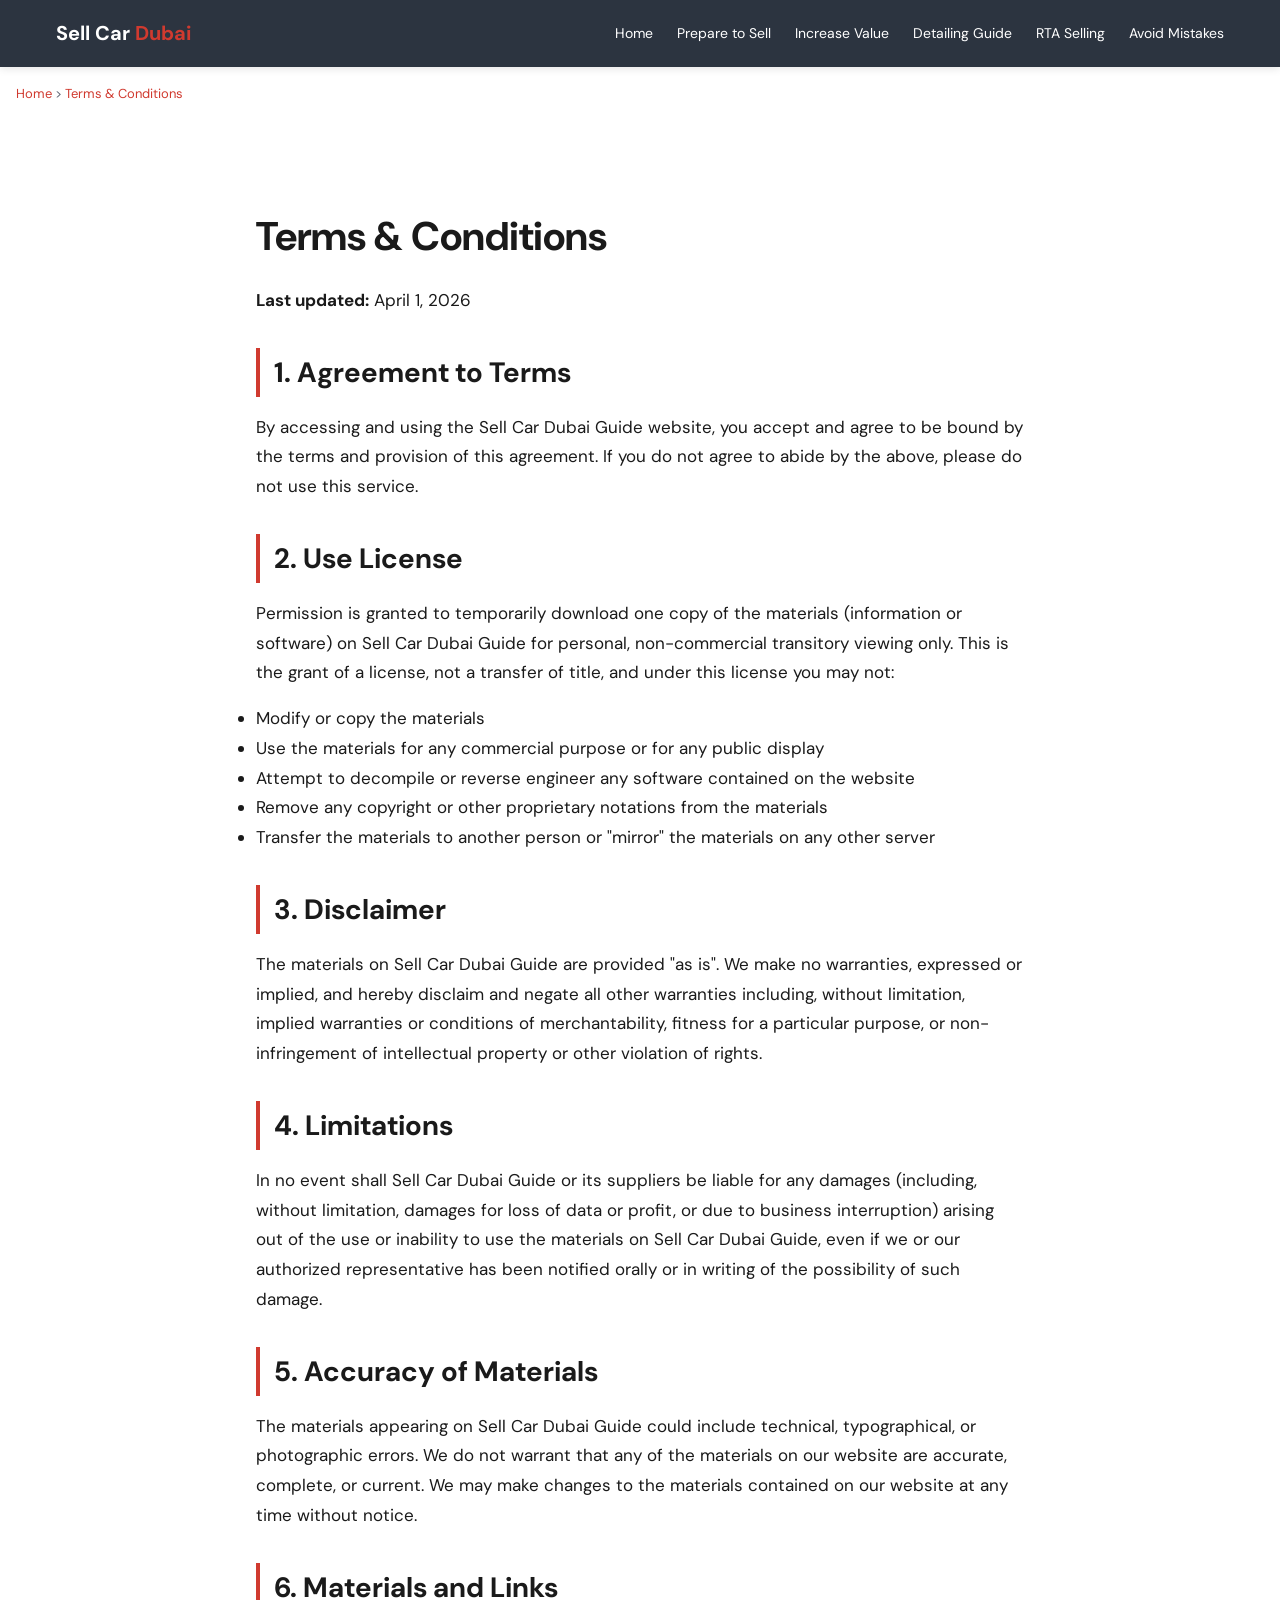
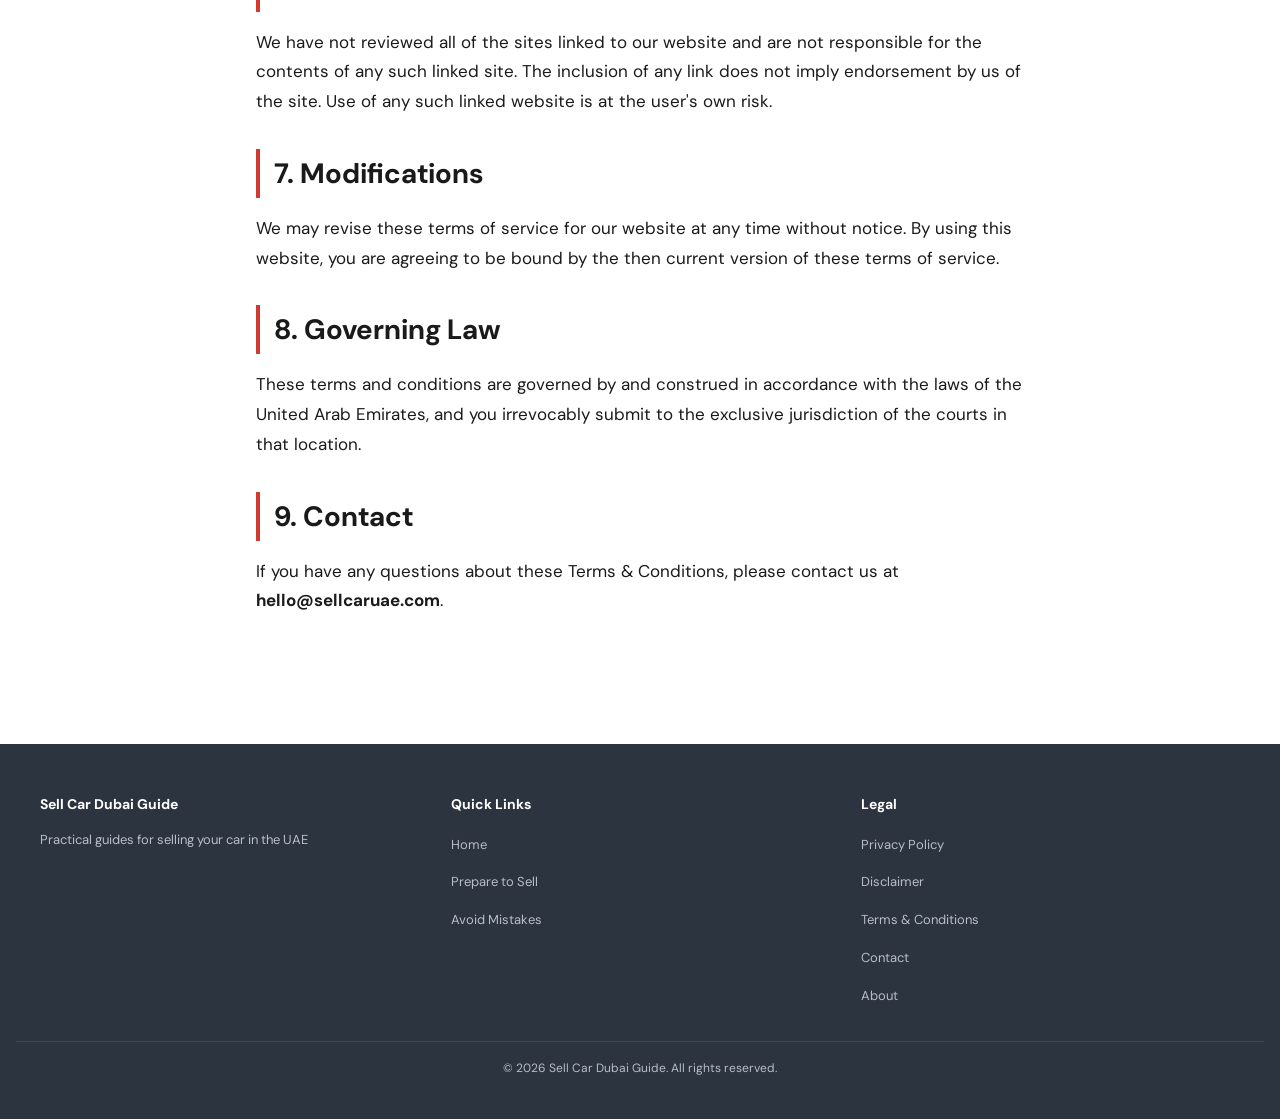
<file: terms-conditions/index.html>
<!DOCTYPE html>
<html lang="en">
<head>
    <meta charset="UTF-8">
    <meta name="viewport" content="width=device-width, initial-scale=1.0">
    <title>Terms & Conditions – Sell Car Dubai Guide</title>
    <meta name="description" content="Terms & Conditions for Sell Car Dubai Guide.">
    <meta name="robots" content="noindex, follow">
    <link rel="canonical" href="https://sellcaruae.github.io/terms-conditions/">
    <link rel="stylesheet" href="/css/style.css">
    <link href="https://fonts.googleapis.com/css2?family=DM+Sans:ital,wght@0,400;0,500;0,700;1,400&display=swap" rel="stylesheet">
</head>
<body>
<header>
    <div class="header-container">
        <div class="logo">Sell Car <span class="red">Dubai</span></div>
        <button class="hamburger" aria-label="Menu"><span></span><span></span><span></span></button>
        <nav>
            <ul>
                <li><a href="/">Home</a></li>
                <li><a href="/prepare-car-for-sale-dubai/">Prepare to Sell</a></li>
                <li><a href="/increase-car-resale-value-uae/">Increase Value</a></li>
                <li><a href="/should-you-detail-car-before-selling/">Detailing Guide</a></li>
                <li><a href="/rta-passing-before-selling-dubai/">RTA Selling</a></li>
                <li><a href="/mistakes-when-selling-car-dubai/">Avoid Mistakes</a></li>
            </ul>
        </nav>
    </div>
</header>

<div class="breadcrumb"><a href="/">Home</a> > <a href="/terms-conditions/">Terms & Conditions</a></div>

<section class="page-content">
    <h1>Terms & Conditions</h1>

    <p><strong>Last updated:</strong> April 1, 2026</p>

    <h2>1. Agreement to Terms</h2>

    <p>By accessing and using the Sell Car Dubai Guide website, you accept and agree to be bound by the terms and provision of this agreement. If you do not agree to abide by the above, please do not use this service.</p>

    <h2>2. Use License</h2>

    <p>Permission is granted to temporarily download one copy of the materials (information or software) on Sell Car Dubai Guide for personal, non-commercial transitory viewing only. This is the grant of a license, not a transfer of title, and under this license you may not:</p>

    <ul>
        <li>Modify or copy the materials</li>
        <li>Use the materials for any commercial purpose or for any public display</li>
        <li>Attempt to decompile or reverse engineer any software contained on the website</li>
        <li>Remove any copyright or other proprietary notations from the materials</li>
        <li>Transfer the materials to another person or "mirror" the materials on any other server</li>
    </ul>

    <h2>3. Disclaimer</h2>

    <p>The materials on Sell Car Dubai Guide are provided "as is". We make no warranties, expressed or implied, and hereby disclaim and negate all other warranties including, without limitation, implied warranties or conditions of merchantability, fitness for a particular purpose, or non-infringement of intellectual property or other violation of rights.</p>

    <h2>4. Limitations</h2>

    <p>In no event shall Sell Car Dubai Guide or its suppliers be liable for any damages (including, without limitation, damages for loss of data or profit, or due to business interruption) arising out of the use or inability to use the materials on Sell Car Dubai Guide, even if we or our authorized representative has been notified orally or in writing of the possibility of such damage.</p>

    <h2>5. Accuracy of Materials</h2>

    <p>The materials appearing on Sell Car Dubai Guide could include technical, typographical, or photographic errors. We do not warrant that any of the materials on our website are accurate, complete, or current. We may make changes to the materials contained on our website at any time without notice.</p>

    <h2>6. Materials and Links</h2>

    <p>We have not reviewed all of the sites linked to our website and are not responsible for the contents of any such linked site. The inclusion of any link does not imply endorsement by us of the site. Use of any such linked website is at the user's own risk.</p>

    <h2>7. Modifications</h2>

    <p>We may revise these terms of service for our website at any time without notice. By using this website, you are agreeing to be bound by the then current version of these terms of service.</p>

    <h2>8. Governing Law</h2>

    <p>These terms and conditions are governed by and construed in accordance with the laws of the United Arab Emirates, and you irrevocably submit to the exclusive jurisdiction of the courts in that location.</p>

    <h2>9. Contact</h2>

    <p>If you have any questions about these Terms & Conditions, please contact us at <strong>hello@sellcaruae.com</strong>.</p>
</section>

<footer>
    <div class="footer-container">
        <div class="footer-section"><h4>Sell Car Dubai Guide</h4><p>Practical guides for selling your car in the UAE</p></div>
        <div class="footer-section"><h4>Quick Links</h4><ul><li><a href="/">Home</a></li><li><a href="/prepare-car-for-sale-dubai/">Prepare to Sell</a></li><li><a href="/mistakes-when-selling-car-dubai/">Avoid Mistakes</a></li></ul></div>
        <div class="footer-section"><h4>Legal</h4><ul><li><a href="/privacy-policy/">Privacy Policy</a></li><li><a href="/disclaimer/">Disclaimer</a></li><li><a href="/terms-conditions/">Terms & Conditions</a></li><li><a href="/contact/">Contact</a></li><li><a href="/about/">About</a></li></ul></div>
    </div>
    <div class="footer-bottom"><p>&copy; 2026 Sell Car Dubai Guide. All rights reserved.</p></div>
</footer>

<script src="/js/main.js"></script>
</body>
</html>
</file>
<file: css/style.css>
/* Sell Car Dubai Guide - CSS Stylesheet
   Design System: Dark Slate (#2C3440) + Sharp Red (#D03A2F)
   Typography: DM Sans (modern, direct, no-nonsense)
   Responsive: Mobile-first approach
*/

@import url('https://fonts.googleapis.com/css2?family=DM+Sans:ital,wght@0,400;0,500;0,700;1,400&display=swap');

/* CSS Variables */
:root {
  --color-dark-slate: #2C3440;
  --color-white: #FFFFFF;
  --color-light-grey: #F4F6F8;
  --color-accent-red: #D03A2F;
  --color-accent-red-hover: #A82A20;
  --color-body-text: #1A1A1A;
  --color-secondary-text: #5C6472;
  --color-border: #DEE2E8;
  --color-light-red-bg: #FDF2F1;
  --color-light-yellow-bg: #FFFBEA;
  --color-light-red-flag: #FEF2F2;
  --color-warning-border: #D09A00;
  
  --font-family: 'DM Sans', sans-serif;
  --font-size-body: 17px;
  --font-size-body-mobile: 16px;
  --line-height-body: 1.75;
  --font-size-h1-desktop: 40px;
  --font-size-h1-mobile: 26px;
  --font-size-h2: 28px;
  --font-size-h3: 22px;
  
  --max-content-width: 800px;
  --max-site-width: 1200px;
  --spacing-unit: 16px;
}

/* Reset & Base Styles */
* {
  margin: 0;
  padding: 0;
  box-sizing: border-box;
}

html {
  scroll-behavior: smooth;
}

body {
  font-family: var(--font-family);
  font-size: var(--font-size-body-mobile);
  line-height: var(--line-height-body);
  color: var(--color-body-text);
  background-color: var(--color-white);
}

@media (min-width: 768px) {
  body {
    font-size: var(--font-size-body);
  }
}

/* Typography */
h1 {
  font-size: var(--font-size-h1-mobile);
  font-weight: 700;
  line-height: 1.3;
  margin: 24px 0 16px 0;
  color: var(--color-body-text);
}

@media (min-width: 768px) {
  h1 {
    font-size: var(--font-size-h1-desktop);
    margin: 32px 0 24px 0;
  }
}

h2 {
  font-size: var(--font-size-h2);
  font-weight: 700;
  margin: 32px 0 16px 0;
  color: var(--color-body-text);
  border-left: 4px solid var(--color-accent-red);
  padding-left: 14px;
}

h3 {
  font-size: var(--font-size-h3);
  font-weight: 700;
  margin: 24px 0 12px 0;
  color: var(--color-dark-slate);
}

p {
  margin: 0 0 16px 0;
}

a {
  color: var(--color-accent-red);
  text-decoration: none;
  transition: all 0.3s ease;
}

a:hover {
  text-decoration: underline;
}

strong {
  font-weight: 700;
}

em {
  font-style: italic;
}

/* Header */
header {
  background-color: var(--color-dark-slate);
  padding: 16px 0;
  position: sticky;
  top: 0;
  z-index: 1000;
  box-shadow: 0 2px 8px rgba(0, 0, 0, 0.1);
}

.header-container {
  max-width: var(--max-site-width);
  margin: 0 auto;
  padding: 0 16px;
  display: flex;
  justify-content: space-between;
  align-items: center;
}

.logo {
  font-size: 20px;
  font-weight: 700;
  color: var(--color-white);
}

.logo .red {
  color: var(--color-accent-red);
}

nav {
  display: none;
}

nav.active {
  display: block;
  position: absolute;
  top: 60px;
  left: 0;
  right: 0;
  background-color: var(--color-dark-slate);
  padding: 16px;
  box-shadow: 0 4px 12px rgba(0, 0, 0, 0.2);
}

nav ul {
  list-style: none;
}

nav ul li {
  margin: 12px 0;
}

nav ul li a {
  color: var(--color-white);
  display: block;
  padding: 8px 0;
  transition: color 0.3s ease;
}

nav ul li a:hover,
nav ul li a.active {
  color: var(--color-accent-red);
  text-decoration: underline;
}

@media (min-width: 768px) {
  nav {
    display: flex !important;
    position: static;
    background: none;
    padding: 0;
    box-shadow: none;
  }
  
  nav ul {
    display: flex;
    gap: 24px;
  }
  
  nav ul li {
    margin: 0;
  }
  
  nav ul li a {
    color: var(--color-white);
    padding: 0;
    font-size: 14px;
  }
}

.hamburger {
  display: flex;
  flex-direction: column;
  gap: 6px;
  cursor: pointer;
  background: none;
  border: none;
  padding: 8px;
}

.hamburger span {
  width: 24px;
  height: 2px;
  background-color: var(--color-white);
  transition: all 0.3s ease;
}

@media (min-width: 768px) {
  .hamburger {
    display: none;
  }
}

/* Footer */
footer {
  background-color: var(--color-dark-slate);
  color: #B8BEC8;
  padding: 48px 16px 24px;
  margin-top: 64px;
}

.footer-container {
  max-width: var(--max-site-width);
  margin: 0 auto;
  display: grid;
  grid-template-columns: 1fr;
  gap: 32px;
  margin-bottom: 24px;
}

@media (min-width: 768px) {
  .footer-container {
    grid-template-columns: 1fr 1fr 1fr;
  }
}

.footer-section h4 {
  color: var(--color-white);
  margin-bottom: 12px;
  font-size: 14px;
  font-weight: 700;
}

.footer-section p {
  font-size: 13px;
  margin-bottom: 8px;
}

.footer-section ul {
  list-style: none;
}

.footer-section ul li {
  margin-bottom: 8px;
}

.footer-section a {
  color: #B8BEC8;
  font-size: 13px;
}

.footer-section a:hover {
  color: var(--color-accent-red);
}

.footer-bottom {
  border-top: 1px solid rgba(255, 255, 255, 0.1);
  padding-top: 16px;
  text-align: center;
  font-size: 12px;
}

/* Breadcrumb */
.breadcrumb {
  font-size: 13px;
  color: var(--color-secondary-text);
  margin: 16px 0 24px 0;
  padding: 0 16px;
}

.breadcrumb a {
  color: var(--color-accent-red);
}

/* Container */
.container {
  max-width: var(--max-site-width);
  margin: 0 auto;
  padding: 0 16px;
}

.content {
  max-width: var(--max-content-width);
  margin: 0 auto;
  padding: 0 16px;
}

/* Hero Section */
.hero {
  background-color: var(--color-dark-slate);
  color: var(--color-white);
  padding: 24px 16px 32px;
}

@media (min-width: 768px) {
  .hero {
    padding: 60px 16px 64px;
  }
}

.hero h1 {
  color: var(--color-white);
  margin-bottom: 20px;
}

.hero p {
  color: #D0D4DC;
  margin-bottom: 16px;
  line-height: 1.8;
}

.hero-divider {
  height: 2px;
  background-color: var(--color-accent-red);
  width: 60px;
  margin-top: 24px;
}

/* Article Cards */
.cards-grid {
  display: grid;
  grid-template-columns: 1fr;
  gap: 24px;
  padding: 48px 16px;
}

@media (min-width: 768px) {
  .cards-grid {
    grid-template-columns: repeat(2, 1fr);
    padding: 48px 16px;
  }
}

@media (min-width: 1024px) {
  .cards-grid {
    grid-template-columns: repeat(3, 1fr);
  }
}

.card {
  background-color: var(--color-white);
  border: 1px solid var(--color-border);
  border-radius: 4px;
  padding: 24px;
  box-shadow: 0 2px 8px rgba(0, 0, 0, 0.08);
  transition: all 0.3s ease;
}

.card:hover {
  border-right: 4px solid var(--color-accent-red);
  box-shadow: 0 4px 16px rgba(0, 0, 0, 0.12);
}

.card-category {
  display: inline-block;
  background-color: var(--color-accent-red);
  color: var(--color-white);
  padding: 4px 12px;
  border-radius: 3px;
  font-size: 12px;
  font-weight: 700;
  margin-bottom: 12px;
  text-transform: uppercase;
}

.card h3 {
  margin: 12px 0 12px 0;
  color: var(--color-body-text);
}

.card p {
  font-size: 15px;
  color: var(--color-secondary-text);
  margin-bottom: 16px;
  line-height: 1.6;
}

.card-link {
  color: var(--color-accent-red);
  font-weight: 500;
  font-size: 14px;
}

/* Author Strip */
.author-strip {
  background-color: var(--color-light-grey);
  padding: 24px 16px;
  margin: 48px 0;
  border-radius: 4px;
  display: grid;
  grid-template-columns: 1fr;
  gap: 16px;
}

@media (min-width: 768px) {
  .author-strip {
    grid-template-columns: 1fr 2fr;
    align-items: center;
    gap: 32px;
  }
}

.author-strip strong {
  display: block;
  font-size: 16px;
  margin-bottom: 4px;
}

.author-strip p {
  font-size: 14px;
  color: var(--color-secondary-text);
  margin: 0;
}

.author-strip a {
  color: var(--color-accent-red);
}

/* Article Header */
.article-header {
  padding: 32px 16px;
  background-color: var(--color-white);
}

.article-meta {
  font-size: 13px;
  color: var(--color-secondary-text);
  font-style: italic;
  margin: 12px 0 24px 0;
}

.article-meta a {
  color: var(--color-accent-red);
}

.reading-time {
  font-size: 13px;
  color: var(--color-secondary-text);
}

/* Hero Image */
.article-image {
  width: 100%;
  max-width: var(--max-content-width);
  height: auto;
  margin: 32px auto;
  border-radius: 4px;
  display: block;
}

.image-caption {
  font-size: 13px;
  color: var(--color-secondary-text);
  font-style: italic;
  text-align: center;
  margin-top: 8px;
  padding: 0 16px;
}

/* In This Guide Box */
.in-this-guide {
  background-color: var(--color-light-red-bg);
  border-left: 4px solid var(--color-accent-red);
  padding: 16px;
  margin: 32px auto;
  max-width: var(--max-content-width);
  border-radius: 2px;
}

.in-this-guide h4 {
  color: var(--color-accent-red);
  font-size: 14px;
  font-weight: 700;
  margin-bottom: 12px;
}

.in-this-guide ul {
  list-style: disc;
  margin-left: 20px;
}

.in-this-guide ul li {
  font-size: 14px;
  margin-bottom: 8px;
  color: var(--color-body-text);
}

/* Table of Contents */
.toc {
  background-color: var(--color-light-grey);
  padding: 16px;
  margin: 32px auto;
  max-width: var(--max-content-width);
  border-radius: 4px;
}

.toc h4 {
  font-size: 14px;
  font-weight: 700;
  margin-bottom: 12px;
}

.toc ol {
  list-style: decimal;
  margin-left: 20px;
}

.toc ol li {
  font-size: 14px;
  margin-bottom: 8px;
}

.toc a {
  color: var(--color-accent-red);
}

.toc-toggle {
  display: block;
  background: none;
  border: none;
  color: var(--color-accent-red);
  cursor: pointer;
  font-size: 13px;
  font-weight: 700;
  margin-top: 12px;
}

@media (min-width: 768px) {
  .toc-toggle {
    display: none;
  }
}

.toc-content {
  display: none;
}

.toc-content.active {
  display: block;
}

/* Article Body */
.article-body {
  padding: 32px 16px;
  max-width: var(--max-content-width);
  margin: 0 auto;
}

.article-body ul,
.article-body ol {
  margin: 16px 0 16px 24px;
}

.article-body ul li,
.article-body ol li {
  margin-bottom: 12px;
}

/* Callout Boxes */
.callout {
  padding: 16px;
  margin: 24px auto;
  max-width: var(--max-content-width);
  border-left: 4px solid;
  border-radius: 2px;
  font-size: 15px;
}

.callout-warning {
  background-color: var(--color-light-yellow-bg);
  border-left-color: var(--color-warning-border);
}

.callout-warning::before {
  content: '⚠ ';
  font-weight: 700;
}

.callout-red-flag {
  background-color: var(--color-light-red-flag);
  border-left-color: var(--color-accent-red);
}

.callout-red-flag::before {
  content: '🚩 ';
}

.callout-tip {
  background-color: var(--color-light-grey);
  border-left-color: var(--color-secondary-text);
}

.callout-tip::before {
  content: '💡 ';
}

/* Tables */
table {
  width: 100%;
  border-collapse: collapse;
  margin: 24px auto;
  max-width: var(--max-content-width);
  font-size: 15px;
  overflow-x: auto;
}

table thead {
  background-color: var(--color-dark-slate);
  color: var(--color-white);
}

table th {
  padding: 12px;
  text-align: left;
  font-weight: 700;
  font-size: 14px;
}

table td {
  padding: 12px;
  border-bottom: 1px solid var(--color-border);
}

table tbody tr:nth-child(even) {
  background-color: var(--color-light-grey);
}

table tbody tr:hover {
  background-color: #EEEFF2;
}

.table-wrapper {
  overflow-x: auto;
  margin: 24px 0;
}

.table-disclaimer {
  font-size: 12px;
  color: var(--color-secondary-text);
  font-style: italic;
  margin-top: 8px;
}

/* Numbered Mistakes */
.mistake-section {
  margin: 32px auto;
  max-width: var(--max-content-width);
  padding: 24px;
  background-color: var(--color-light-red-flag);
  border-left: 4px solid var(--color-accent-red);
  border-radius: 2px;
}

.mistake-number {
  font-size: 48px;
  font-weight: 700;
  color: var(--color-accent-red);
  line-height: 1;
  margin-bottom: 8px;
}

.mistake-section h2 {
  border: none;
  padding: 0;
  margin: 0 0 16px 0;
  font-size: 24px;
}

.mistake-divider {
  height: 1px;
  background-color: var(--color-accent-red);
  margin: 24px 0;
}

/* Author Bio Box */
.author-bio {
  border: 1px solid var(--color-border);
  background-color: #F9FAFB;
  padding: 24px;
  margin: 48px auto;
  max-width: var(--max-content-width);
  border-radius: 4px;
  display: grid;
  grid-template-columns: 80px 1fr;
  gap: 20px;
  align-items: start;
}

@media (min-width: 768px) {
  .author-bio {
    grid-template-columns: 80px 1fr;
  }
}

.author-bio img {
  width: 80px;
  height: 80px;
  border-radius: 50%;
  object-fit: cover;
}

.author-bio-text h4 {
  font-size: 16px;
  font-weight: 700;
  margin-bottom: 4px;
}

.author-bio-text .title {
  font-size: 13px;
  color: var(--color-secondary-text);
  margin-bottom: 12px;
}

.author-bio-text p {
  font-size: 14px;
  margin-bottom: 12px;
}

.author-bio-text a {
  color: var(--color-accent-red);
  font-size: 14px;
}

/* FAQ Section */
.faq {
  max-width: var(--max-content-width);
  margin: 48px auto;
  padding: 0 16px;
}

.faq h3 {
  margin-top: 24px;
  margin-bottom: 12px;
}

.faq p {
  margin-bottom: 24px;
  color: var(--color-body-text);
}

/* Post Navigation */
.post-nav {
  display: flex;
  justify-content: space-between;
  margin: 48px auto;
  max-width: var(--max-content-width);
  padding: 0 16px;
  font-size: 14px;
  color: var(--color-secondary-text);
}

.post-nav a {
  color: var(--color-accent-red);
}

/* Author Page */
.author-page-header {
  text-align: center;
  padding: 48px 16px;
}

.author-page-header img {
  width: 200px;
  height: 200px;
  border-radius: 50%;
  object-fit: cover;
  margin-bottom: 24px;
}

.author-page-header h1 {
  margin-bottom: 8px;
}

.author-page-header .title {
  font-size: 16px;
  color: var(--color-secondary-text);
  margin-bottom: 24px;
}

.author-articles {
  max-width: var(--max-content-width);
  margin: 48px auto;
  padding: 0 16px;
}

.article-list {
  list-style: none;
}

.article-list li {
  margin-bottom: 32px;
  padding-bottom: 24px;
  border-bottom: 1px solid var(--color-border);
}

.article-list li:last-child {
  border-bottom: none;
}

.article-list a {
  font-size: 18px;
  font-weight: 700;
  color: var(--color-accent-red);
}

.article-list-date {
  font-size: 13px;
  color: var(--color-secondary-text);
  margin: 8px 0;
}

.article-list-desc {
  font-size: 15px;
  color: var(--color-body-text);
  margin-top: 8px;
}

/* About/Contact/Legal Pages */
.page-content {
  max-width: var(--max-content-width);
  margin: 0 auto;
  padding: 48px 16px;
}

.page-content h2 {
  margin-top: 32px;
  margin-bottom: 16px;
}

.page-content h3 {
  margin-top: 24px;
  margin-bottom: 12px;
}

/* 404 Page */
.not-found {
  text-align: center;
  padding: 96px 16px;
  max-width: var(--max-content-width);
  margin: 0 auto;
}

.not-found h1 {
  font-size: 48px;
  margin-bottom: 24px;
}

.not-found p {
  font-size: 16px;
  margin-bottom: 32px;
}

.not-found ul {
  list-style: none;
  text-align: left;
  display: inline-block;
}

.not-found ul li {
  margin-bottom: 12px;
}

.not-found a {
  color: var(--color-accent-red);
  font-weight: 500;
}

/* Utility Classes */
.text-center {
  text-align: center;
}

.text-right {
  text-align: right;
}

.mt-32 {
  margin-top: 32px;
}

.mb-32 {
  margin-bottom: 32px;
}

.hidden {
  display: none;
}

/* Responsive Images */
img {
  max-width: 100%;
  height: auto;
  display: block;
}

/* Print Styles */
@media print {
  header,
  footer,
  .breadcrumb,
  .post-nav {
    display: none;
  }
}
</file>
